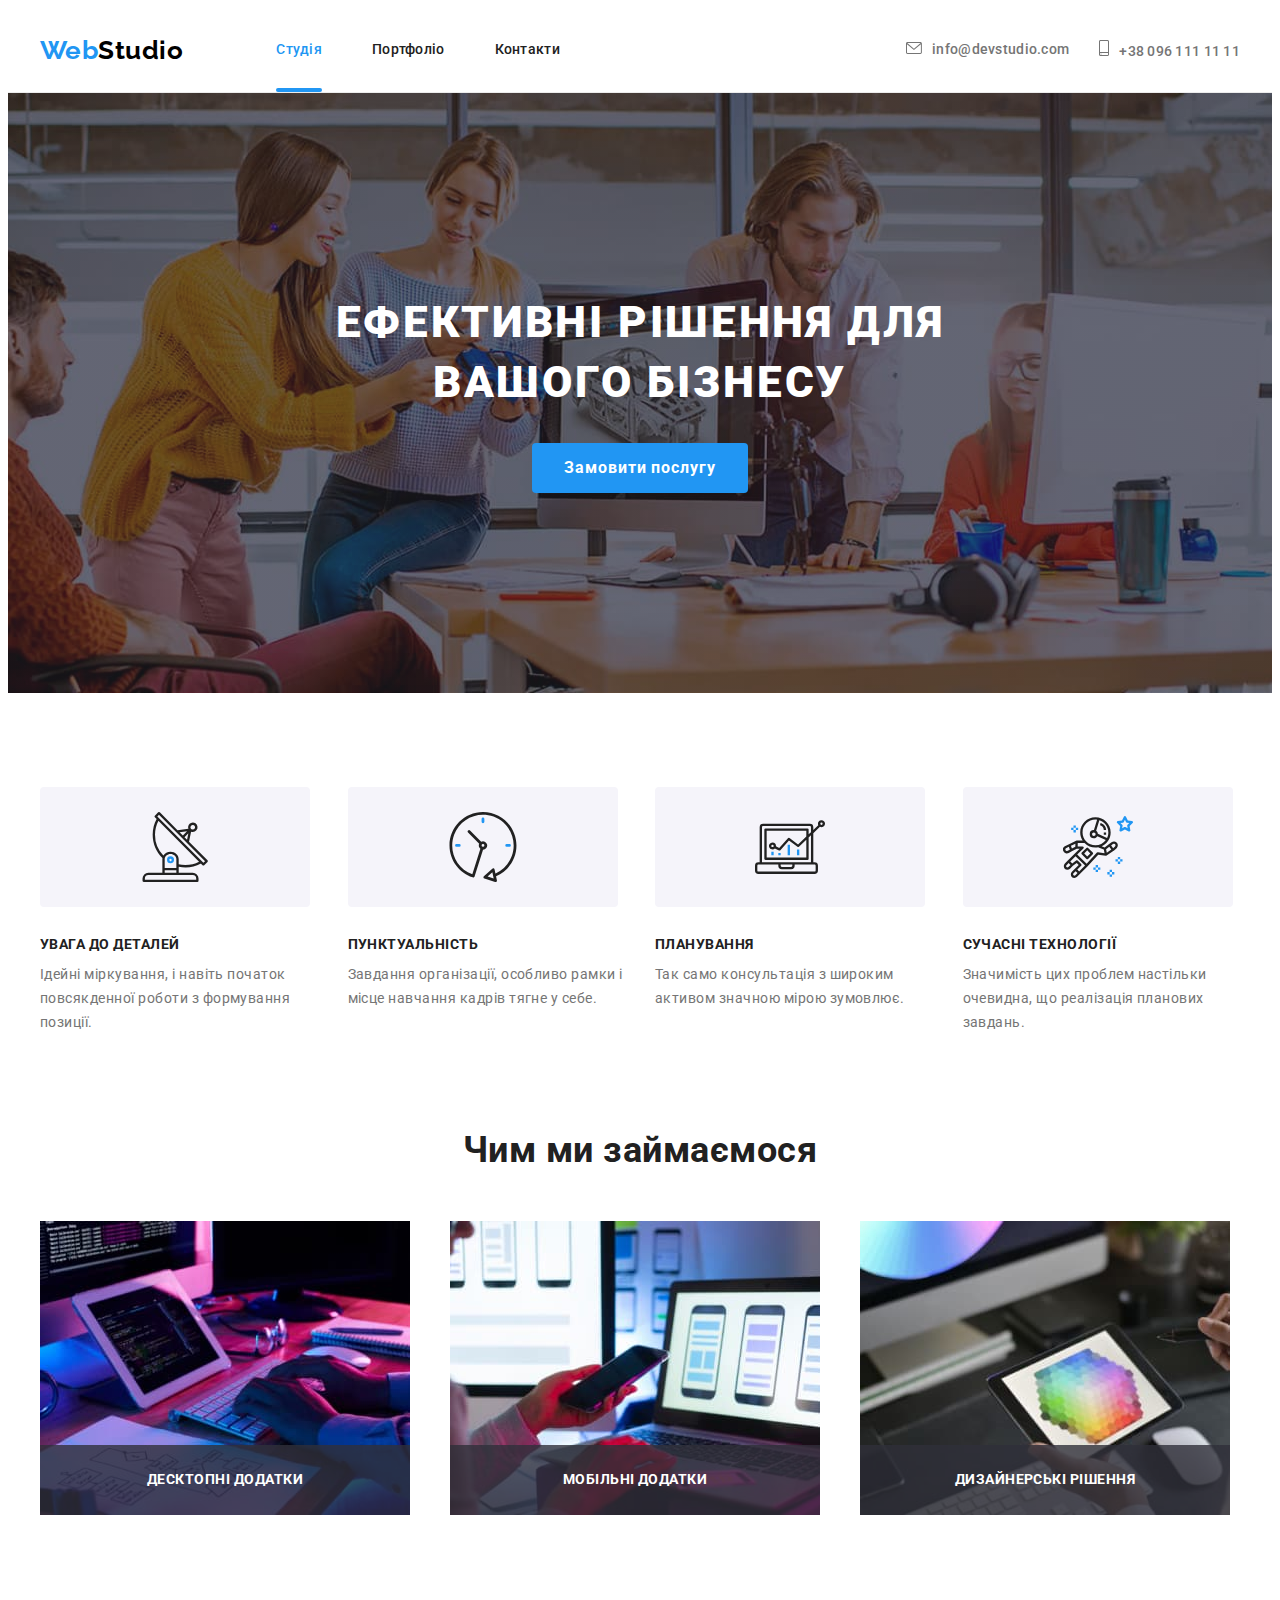
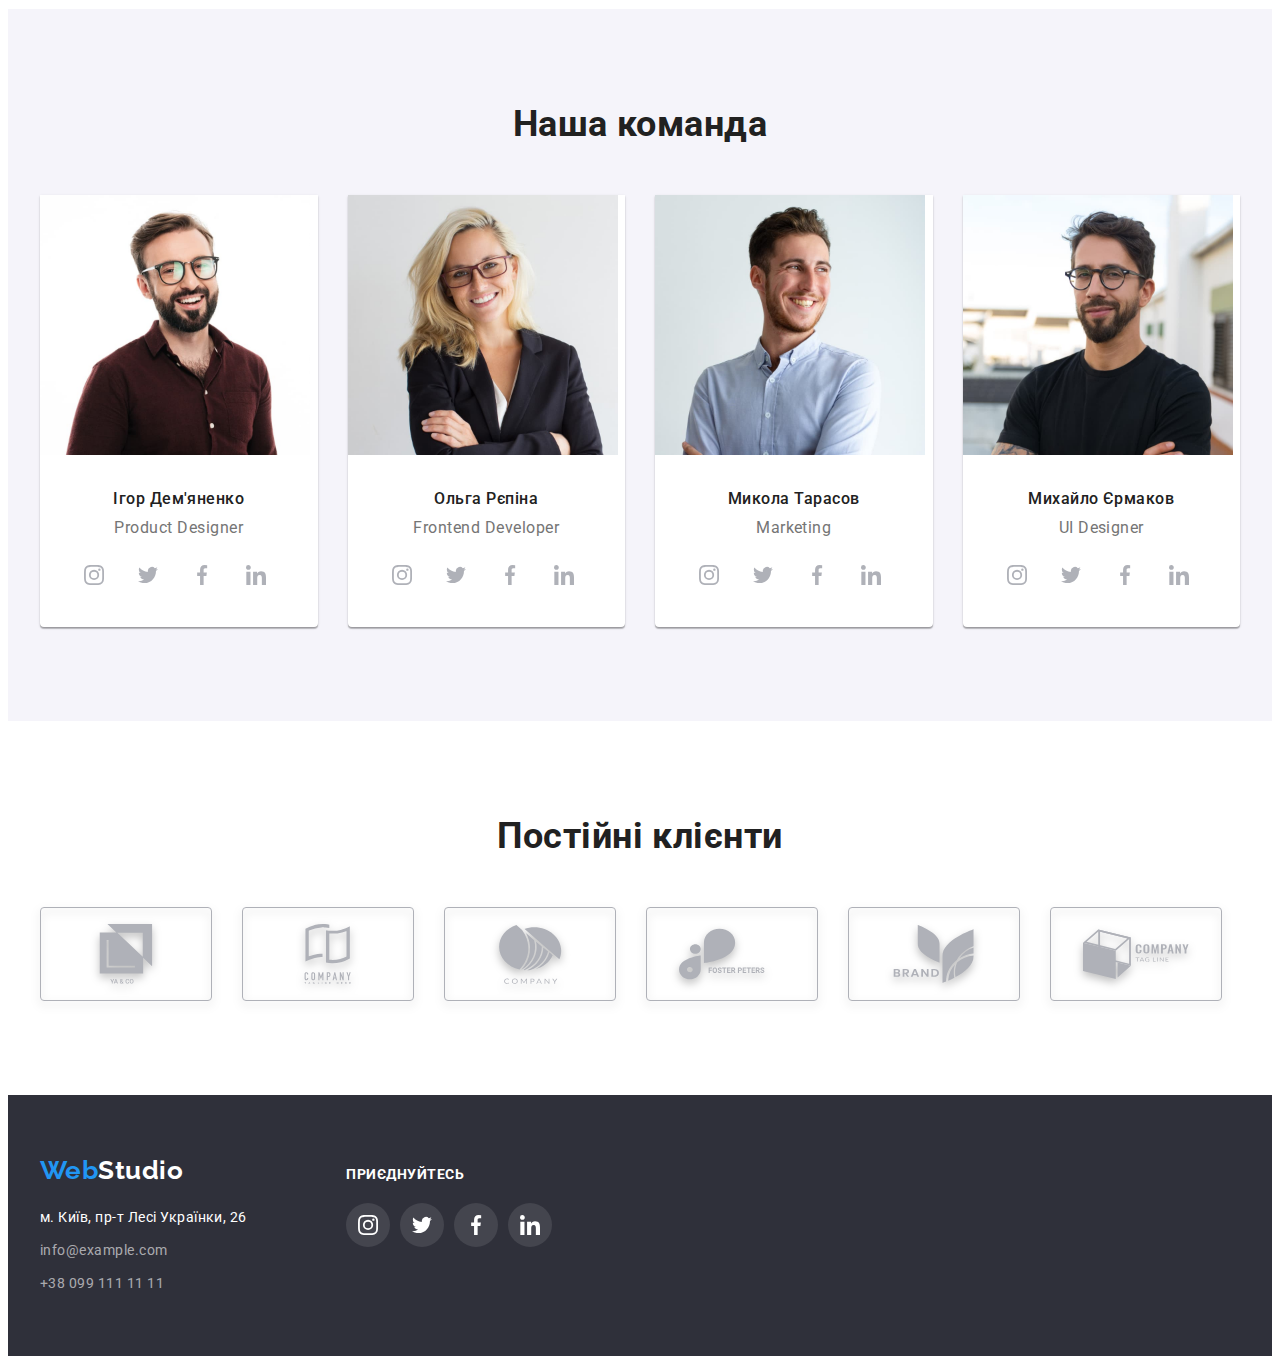
<file: index.html>
<!DOCTYPE html>
<html lang="uk">
  <head>
    <meta charset="UTF-8" />
    <meta http-equiv="X-UA-Compatible" content="IE=edge" />
    <meta name="viewport" content="width=device-width, initial-scale=1.0" />
    <title>Студія</title>
    <link
      href="https://fonts.googleapis.com/css2?family=Raleway:wght@700&family=Roboto:wght@400;500;700;900&display=swap"
      rel="stylesheet"
    />
    <link
      rel="stylesheet"
      href="https://cdnjs.cloudflare.com/ajax/libs/modern-normalize/1.1.0/modern-normalize.min.css"
      integrity="sha512-wpPYUAdjBVSE4KJnH1VR1HeZfpl1ub8YT/NKx4PuQ5NmX2tKuGu6U/JRp5y+Y8XG2tV+wKQpNHVUX03MfMFn9Q=="
      crossorigin="anonymous"
      referrerpolicy="no-referrer"
    />
    <link rel="stylesheet" href="./css/styles.css" />
  </head>
  <body>
    <!-- Шапка страницы -->
    <header class="header">
      <div class="container header-page">
        <!-- Логотип -->
        <a class="logo" href="#" lang="en"
          >Web<span class="logo-header" lang="en">Studio</span></a
        >

        <!-- Навигация страницы -->
        <nav class="nav">
          <ul class="list">
            <li class="item-nav">
              <a href="./index.html" class="link-nav current"> Студія </a>
            </li>
            <li class="item-nav">
              <a href="./portfolio.html" class="link-nav"> Портфоліо </a>
            </li>
            <li class="item-nav"><a href="" class="link-nav"> Контакти </a></li>
          </ul>
        </nav>

        <!-- Контакты -->
        <ul class="list link">
          <li class="item-contacts">
            <a href="mailto:info@devstudio.com" class="contacts" lang="en">
              <svg class="icon-contacts" width="16" height="12">
                <use href="./images/icons.svg#icon-letter"></use></svg>info@devstudio.com</a
            >
          </li>
          <li class="item-contacts">
            <a href="tel:+380961111111" class="contacts">
              <svg class="icon-contacts" width="10" height="16">
                <use href="./images/icons.svg#icon-smartphone"></use></svg>+38 096 111 11 11</a
            >
          </li>
        </ul>
      </div>
    </header>

    <!-- Основа страницы -->
    <main>
      <!-- Секция герой -->
      <section class="section hero">
        <h1 class="hero-title">Ефективні рішення для вашого бізнесу</h1>
        <button type="button" class="hero-button" data-modal-open>
          Замовити послугу
        </button>
        <div class="backdrop is-hidden" data-modal>
          <div class="modal">
            <button class="btn-close" data-modal-close>
              <svg width="18" height="18">
                <use href="./images/icons.svg#icon-close"></use>
              </svg>
            </button>
          </div>
        </div>
      </section>

      <!-- Наши преимущества -->
      <section class="section features-work">
        <div class="container">
          <h2 class="visually-hidden">Наші переваги</h2>
          <ul class="list features">
            <li class="features-part">
              <div class="features-box">
                <svg class="features-icon">
                  <use href="./images/icons.svg#icon-antenna"></use>
                </svg>
              </div>
              <h3 class="work-title">Увага до деталей</h3>
              <p class="text">
                Ідейні міркування, і навіть початок повсякденної роботи з
                формування позиції.
              </p>
            </li>
            <li class="features-part">
              <div class="features-box">
                <svg class="features-icon">
                  <use href="./images/icons.svg#icon-clock"></use>
                </svg>
              </div>
              <h3 class="work-title">Пунктуальність</h3>
              <p class="text">
                Завдання організації, особливо рамки і місце навчання кадрів
                тягне у себе.
              </p>
            </li>
            <li class="features-part">
              <div class="features-box">
                <svg class="features-icon">
                  <use href="./images/icons.svg#icon-diagram"></use>
                </svg>
              </div>
              <h3 class="work-title">Планування</h3>
              <p class="text">
                Так само консультація з широким активом значною мірою зумовлює.
              </p>
            </li>
            <li class="features-part">
              <div class="features-box">
                <svg class="features-icon">
                  <use href="./images/icons.svg#icon-astronaut"></use>
                </svg>
              </div>
              <h3 class="work-title">Сучасні технології</h3>
              <p class="text">
                Значимість цих проблем настільки очевидна, що реалізація
                планових завдань.
              </p>
            </li>
          </ul>
        </div>
      </section>

      <!-- Чем мы занимаемся -->
      <section class="section work">
        <div class="container">
          <h2 class="title">Чим ми займаємося</h2>
          <ul class="list work">
            <li class="item-work">
              <img
                src="./images/work.jpg"
                alt="Розмітка сторінки на ноутбуці"
                width="370"
                class="image"
              />
              <h3 class="work-caption">Десктопні додатки</h3>
            </li>
            <li class="item-work">
              <img
                src="./images/tel.jpg"
                alt="Перегляд макетів сторінок для телефону"
                width="370"
                class="image"
              />
              <h3 class="work-caption">Мобільні додатки</h3>
            </li>
            <li class="item-work">
              <img
                src="./images/tablet.jpg"
                alt="Оформлення сторінки для планшета"
                width="370"
                class="image"
              />
              <h3 class="work-caption">Дизайнерські рішення</h3>
            </li>
          </ul>
        </div>
      </section>

      <!-- Наша команда -->
      <section class="section team">
        <div class="container">
          <h2 class="title">Наша команда</h2>
          <ul class="list team">
            <li class="persons">
              <img
                src="./images/ihor.jpg"
                alt="Русловолосий усміхнений чоловік."
                width="270"
                class="team-img"
              />
              <div class="persons-text">
                <h3 class="team-title">Ігор Дем'яненко</h3>
                <p lang="en" class="team-text">Product Designer</p>
              </div>
              <ul class="social list">
                <li class="social-item">
                  <a
                    href=""
                    aria-label="Перехід до Інстаграму"
                    class="persons-link"
                  >
                    <svg class="social-links">
                      <use href="./images/icons.svg#icon-instagram"></use>
                    </svg>
                  </a>
                </li>
                <li class="social-item">
                  <a
                    href=""
                    aria-label="Перехід до Твіттеру"
                    class="persons-link"
                  >
                    <svg class="social-links">
                      <use href="./images/icons.svg#icon-twitter"></use>
                    </svg>
                  </a>
                </li>
                <li class="social-item">
                  <a
                    href=""
                    aria-label="Перехід до Фейсбуку"
                    class="persons-link"
                  >
                    <svg class="social-links">
                      <use href="./images/icons.svg#icon-facebook"></use>
                    </svg>
                  </a>
                </li>
                <li class="social-item">
                  <a
                    href=""
                    aria-label="Перехід до Лінкедіну"
                    class="persons-link"
                  >
                    <svg class="social-links">
                      <use href="./images/icons.svg#icon-linkedin"></use>
                    </svg>
                  </a>
                </li>
              </ul>
            </li>
            <li class="persons">
              <img
                src="./images/olga.jpg"
                alt="Блондинка в окулярах."
                width="270"
                class="team-img"
              />
              <div class="persons-text">
                <h3 class="team-title">Ольга Рєпіна</h3>
                <p lang="en" class="team-text">Frontend Developer</p>
              </div>
              <ul class="social list">
                <li class="social-item">
                  <a
                    href=""
                    aria-label="Перехід до Інстаграму"
                    class="persons-link"
                  >
                    <svg class="social-links">
                      <use href="./images/icons.svg#icon-instagram"></use>
                    </svg>
                  </a>
                </li>
                <li class="social-item">
                  <a
                    href=""
                    aria-label="Перехід до Твіттеру"
                    class="persons-link"
                  >
                    <svg class="social-links">
                      <use href="./images/icons.svg#icon-twitter"></use>
                    </svg>
                  </a>
                </li>
                <li class="social-item">
                  <a
                    href=""
                    aria-label="Перехід до Фейсбуку"
                    class="persons-link"
                  >
                    <svg class="social-links">
                      <use href="./images/icons.svg#icon-facebook"></use>
                    </svg>
                  </a>
                </li>
                <li class="social-item">
                  <a
                    href=""
                    aria-label="Перехід до Лінкедіну"
                    class="persons-link"
                  >
                    <svg class="social-links">
                      <use href="./images/icons.svg#icon-linkedin"></use>
                    </svg>
                  </a>
                </li>
              </ul>
            </li>
            <li class="persons">
              <img
                src="./images/nikola.jpg"
                alt="Чоловік у голубій сорочці."
                width="270"
                class="team-img"
              />
              <div class="persons-text">
                <h3 class="team-title">Микола Тарасов</h3>
                <p lang="en" class="team-text">Marketing</p>
              </div>
              <ul class="social list">
                <li class="social-item">
                  <a
                    href=""
                    aria-label="Перехід до Інстаграму"
                    class="persons-link"
                  >
                    <svg class="social-links">
                      <use href="./images/icons.svg#icon-instagram"></use>
                    </svg>
                  </a>
                </li>
                <li class="social-item">
                  <a
                    href=""
                    aria-label="Перехід до Твіттеру"
                    class="persons-link"
                  >
                    <svg class="social-links">
                      <use href="./images/icons.svg#icon-twitter"></use>
                    </svg>
                  </a>
                </li>
                <li class="social-item">
                  <a
                    href=""
                    aria-label="Перехід до Фейсбуку"
                    class="persons-link"
                  >
                    <svg class="social-links">
                      <use href="./images/icons.svg#icon-facebook"></use>
                    </svg>
                  </a>
                </li>
                <li class="social-item">
                  <a
                    href=""
                    aria-label="Перехід до Лінкедіну"
                    class="persons-link"
                  >
                    <svg class="social-links">
                      <use href="./images/icons.svg#icon-linkedin"></use>
                    </svg>
                  </a>
                </li>
              </ul>
            </li>
            <li class="persons">
              <img
                src="./images/michael.jpg"
                alt="Темноволосий чоловік у чорній футболці."
                width="270"
                class="team-img"
              />
              <div class="persons-text">
                <h3 class="team-title">Михайло Єрмаков</h3>
                <p lang="en" class="team-text">UI Designer</p>
              </div>
              <ul class="social list">
                <li class="social-item">
                  <a
                    href=""
                    aria-label="Перехід до Інстаграму"
                    class="persons-link"
                  >
                    <svg class="social-links">
                      <use href="./images/icons.svg#icon-instagram"></use>
                    </svg>
                  </a>
                </li>
                <li class="social-item">
                  <a
                    href=""
                    aria-label="Перехід до Твіттеру"
                    class="persons-link"
                  >
                    <svg class="social-links">
                      <use href="./images/icons.svg#icon-twitter"></use>
                    </svg>
                  </a>
                </li>
                <li class="social-item">
                  <a
                    href=""
                    aria-label="Перехід до Фейсбуку"
                    class="persons-link"
                  >
                    <svg class="social-links">
                      <use href="./images/icons.svg#icon-facebook"></use>
                    </svg>
                  </a>
                </li>
                <li class="social-item">
                  <a
                    href=""
                    aria-label="Перехід до Лінкедіну"
                    class="persons-link"
                  >
                    <svg class="social-links">
                      <use href="./images/icons.svg#icon-linkedin"></use>
                    </svg>
                  </a>
                </li>
              </ul>
            </li>
          </ul>
        </div>
      </section>

      <!-- Постійні клієнти -->
      <section class="section">
        <div class="container">
          <h2 class="title">Постійні клієнти</h2>
          <ul class="list customers">
            <li class="client-item">
              <a href="" aria-label="" class="client">
                <svg class="client-logo">
                  <use href="./images/icons.svg#icon-logo1"></use>
                </svg>
              </a>
            </li>
            <li class="client-item">
              <a href="" aria-label="" class="client">
                <svg class="client-logo">
                  <use href="./images/icons.svg#icon-logo2"></use>
                </svg>
              </a>
            </li>
            <li class="client-item">
              <a href="" aria-label="" class="client">
                <svg class="client-logo">
                  <use href="./images/icons.svg#icon-logo3"></use>
                </svg>
              </a>
            </li>
            <li class="client-item">
              <a href="" aria-label="" class="client">
                <svg class="client-logo">
                  <use href="./images/icons.svg#icon-logo4"></use>
                </svg>
              </a>
            </li>
            <li class="client-item">
              <a href="" aria-label="" class="client">
                <svg class="client-logo">
                  <use href="./images/icons.svg#icon-logo5"></use>
                </svg>
              </a>
            </li>
            <li class="client-item">
              <a href="" aria-label="" class="client">
                <svg class="client-logo">
                  <use href="./images/icons.svg#icon-logo6"></use>
                </svg>
              </a>
            </li>
          </ul>
        </div>
      </section>
    </main>

    <!-- Подвал -->
    <footer class="footer">
      <div class="container footer-box">
        <div class="adress-box">
          <!-- Логотип -->
          <a class="logo" href="#" lang="en"
            >Web<span class="logo-footer" lang="en">Studio</span></a
          >

          <!-- Адресса -->
          <address class="address">
            <ul class="list">
              <li class="item">
                <a
                  href="https://www.google.com.ua/maps/place/бул.+Леси+Украинки,+26,+Киев,+02000/@50.4265807,30.5361971,17z/data=!3m1!4b1!4m5!3m4!1s0x40d4cf0e033ecbe9:0x57a4dffefec77da0!8m2!3d50.4265807!4d30.5383858?hl=ru"
                  target="_blank"
                  rel="noopener noreferrer"
                  class="footer-address"
                  >м. Київ, пр-т Лесі Українки, 26</a
                >
              </li>
              <li class="item">
                <a
                  href="mailto:info@example.com"
                  class="footer-contacts"
                  lang="en"
                  >info@example.com</a
                >
              </li>
              <li class="item">
                <a href="tel:+380991111111" class="footer-contacts"
                  >+38 099 111 11 11</a
                >
              </li>
            </ul>
          </address>
        </div>
        <div class="join-box">
          <h2 class="join-title">приєднуйтесь</h2>
          <ul class="join list">
            <li class="social-item">
              <a
                href=""
                aria-label="Перехід до Інстаграму"
                class="persons-link join-link"
              >
                <svg class="social-links">
                  <use href="./images/icons.svg#icon-instagram"></use>
                </svg>
              </a>
            </li>
            <li class="social-item">
              <a
                href=""
                aria-label="Перехід до Твіттеру"
                class="persons-link join-link"
              >
                <svg class="social-links">
                  <use href="./images/icons.svg#icon-twitter"></use>
                </svg>
              </a>
            </li>
            <li class="social-item">
              <a
                href=""
                aria-label="Перехід до Фейсбуку"
                class="persons-link join-link"
              >
                <svg class="social-links">
                  <use href="./images/icons.svg#icon-facebook"></use>
                </svg>
              </a>
            </li>
            <li class="social-item">
              <a
                href=""
                aria-label="Перехід до Лінкедіну"
                class="persons-link join-link"
              >
                <svg class="social-links">
                  <use href="./images/icons.svg#icon-linkedin"></use>
                </svg>
              </a>
            </li>
          </ul>
        </div>
      </div>
    </footer>
    <script src="./js/modal.js"></script>
  </body>
</html>
</file>
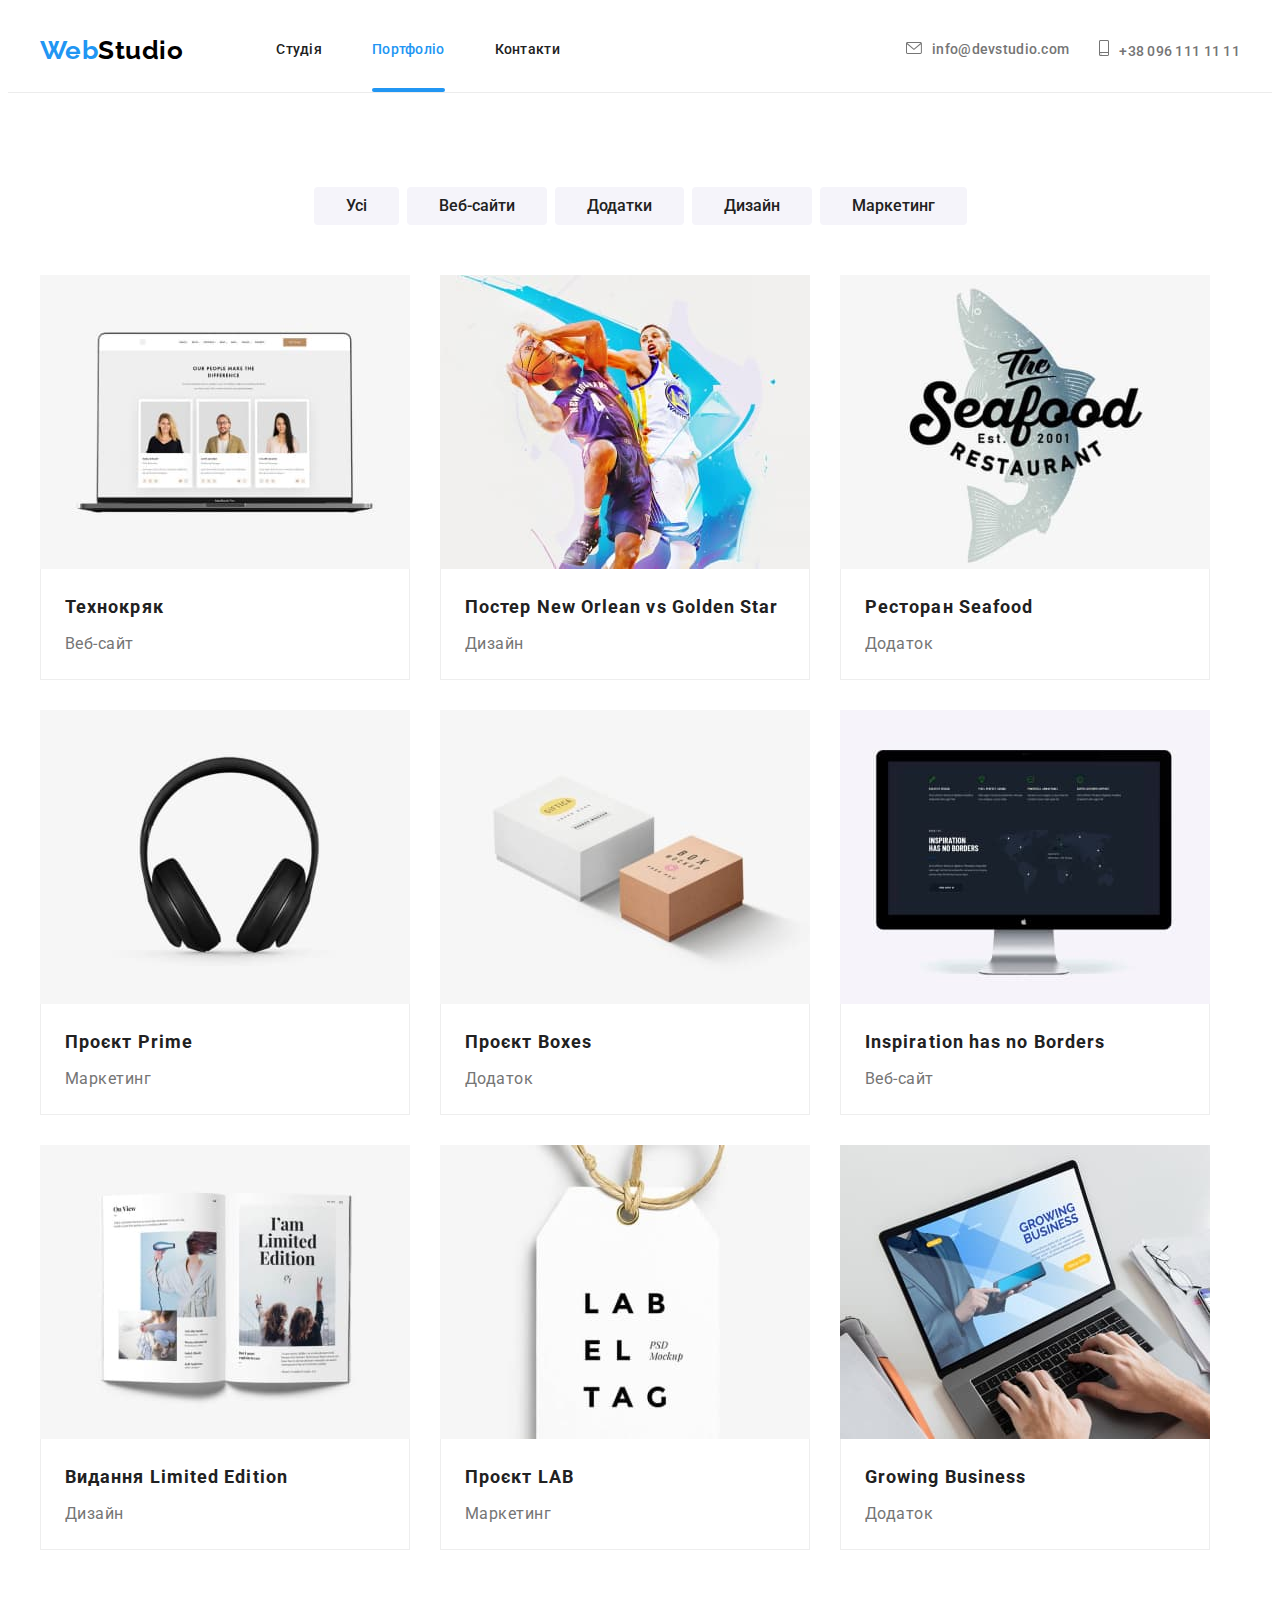
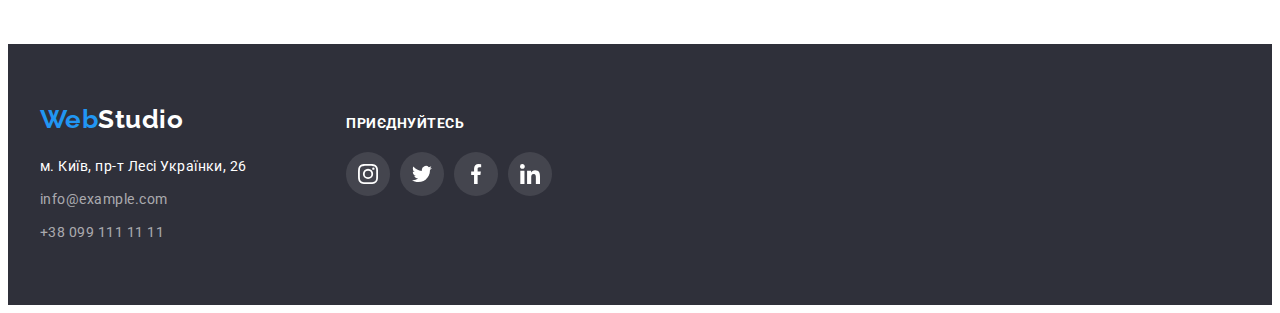
<file: portfolio.html>
<!DOCTYPE html>
<html lang="uk">
  <head>
    <meta charset="UTF-8" />
    <meta http-equiv="X-UA-Compatible" content="IE=edge" />
    <meta name="viewport" content="width=device-width, initial-scale=1.0" />
    <title>Портфоліо</title>
    <link
      href="https://fonts.googleapis.com/css2?family=Raleway:wght@700&family=Roboto:wght@400;500;700;900&display=swap"
      rel="stylesheet"
    />
    <link
      rel="stylesheet"
      href="https://cdnjs.cloudflare.com/ajax/libs/modern-normalize/1.1.0/modern-normalize.min.css"
      integrity="sha512-wpPYUAdjBVSE4KJnH1VR1HeZfpl1ub8YT/NKx4PuQ5NmX2tKuGu6U/JRp5y+Y8XG2tV+wKQpNHVUX03MfMFn9Q=="
      crossorigin="anonymous"
      referrerpolicy="no-referrer"
    />
    <link rel="stylesheet" href="./css/styles.css" />
  </head>
  <body>
    <!-- Шапка страницы -->
    <header class="header">
      <div class="container header-page">
        <!-- Логотип -->
        <a class="logo" href="#" lang="en"
          >Web<span class="logo-header" lang="en">Studio</span></a
        >

        <!-- Навигация страницы -->
        <nav class="nav">
          <ul class="list">
            <li class="item-nav">
              <a href="./index.html" class="link-nav">Студія</a>
            </li>
            <li class="item-nav">
              <a href="./portfolio.html" class="link-nav current">Портфоліо</a>
            </li>
            <li class="item-nav"><a href="" class="link-nav">Контакти</a></li>
          </ul>
        </nav>

        <!-- Контакты -->
        <ul class="list link">
          <li class="item-contacts">
            <a href="mailto:info@devstudio.com" class="contacts" lang="en">
              <svg class="icon-contacts" width="16" height="12">
                <use href="./images/icons.svg#icon-letter"></use></svg>info@devstudio.com</a
            >
          </li>
          <li class="item-contacts">
            <a href="tel:+380961111111" class="contacts">
              <svg class="icon-contacts" width="10" height="16">
                <use href="./images/icons.svg#icon-smartphone"></use></svg>+38 096 111 11 11</a
            >
          </li>
        </ul>
      </div>
    </header>

    <!-- Основа страницы -->
    <main>
      <section class="section portfolio">
        <div class="container">
          <h1 class="visually-hidden">Портфоліо</h1>
          <!-- Фильтр страницы -->
          <ul class="list filter-page">
            <li class="item-button">
              <button type="button" class="link-button">Усі</button>
            </li>
            <li class="item-button">
              <button type="button" class="link-button">Веб-сайти</button>
            </li>
            <li class="item-button">
              <button type="button" class="link-button">Додатки</button>
            </li>
            <li class="item-button">
              <button type="button" class="link-button">Дизайн</button>
            </li>
            <li class="item-button">
              <button type="button" class="link-button">Маркетинг</button>
            </li>
          </ul>
          <!-- Проекты -->
          <ul class="list project">
            <li class="project-list">
              <div class="project-description">
                <a href="" class="link project-link">
                  <div class="project-thumb">
                    <img
                    src="./images/web.jpg"
                    alt="Веб-сайт на мониторе"
                    width="370"
                    class="image"
                  />
                  <p class="project-part">
                    Ресурс пропонує комплексні пропозиції з різним рівнем
                    функціоналу та сервісів. Все це дозволить відвідувачу
                    отримати вичерпні відомості про компанію чи приватну особу.
                  </p>
                  </div>
                  <div class="project-descr">
                    <h2 class="project-title">Технокряк</h2>
                    <p class="project-text">Веб-сайт</p>
                  </div>
                </a>
              </div>
            </li>
            <li class="project-list">
              <div class="project-description">
                <a href="" class="link project-link">
                  <div class="project-thumb">
                    <img
                    src="./images/design.jpg"
                    alt="Два баскетболиста с мячом"
                    width="370"
                    class="image"
                  />
                  <p class="project-part">
                    Ресурс пропонує комплексні пропозиції з різним рівнем
                    функціоналу та сервісів. Все це дозволить відвідувачу
                    отримати вичерпні відомості про компанію чи приватну особу.
                  </p>
                  </div>
                  <div class="project-descr">
                    <h2 class="project-title">
                      Постер <span lang="en">New Orlean vs Golden Star</span>
                    </h2>
                    <p class="project-text">Дизайн</p>
                  </div>
                </a>
              </div>
            </li>
            <li class="project-list">
              <div class="project-description">
                <a href="" class="link project-link">
                  <div class="project-thumb">
                    <img
                    src="./images/seafood.jpg"
                    alt="Логотип ресторана"
                    width="370"
                    class="image"
                  />
                  <p class="project-part">
                    Ресурс пропонує комплексні пропозиції з різним рівнем
                    функціоналу та сервісів. Все це дозволить відвідувачу
                    отримати вичерпні відомості про компанію чи приватну особу.
                  </p>
                  </div>
                  <div class="project-descr">
                    <h2 class="project-title">
                      Ресторан <span lang="en">Seafood</span>
                    </h2>
                    <p class="project-text">Додаток</p>
                  </div>
                </a>
              </div>
            </li>
            <li class="project-list">
              <div class="project-description">
                <a href="" class="link project-link">
                  <div class="project-thumb">
                    <img
                    src="./images/headphones.jpg"
                    alt="Наушники"
                    width="370"
                    class="image"
                  />
                  <p class="project-part">
                    Ресурс пропонує комплексні пропозиції з різним рівнем
                    функціоналу та сервісів. Все це дозволить відвідувачу
                    отримати вичерпні відомості про компанію чи приватну особу.
                  </p>
                  </div>
                  <div class="project-descr">
                    <h2 class="project-title">
                      Проєкт <span lang="en">Prime</span>
                    </h2>
                    <p class="project-text">Маркетинг</p>
                  </div>
                </a>
              </div>
            </li>
            <li class="project-list">
              <div class="project-description">
                <a href="" class="link project-link">
                  <div class="project-thumb">
                    <img
                    src="./images/boxes.jpg"
                    alt="Два картонных короба"
                    width="370"
                    class="image"
                  />
                  <p class="project-part">
                    Ресурс пропонує комплексні пропозиції з різним рівнем
                    функціоналу та сервісів. Все це дозволить відвідувачу
                    отримати вичерпні відомості про компанію чи приватну особу.
                  </p>
                  </div>
                  <div class="project-descr">
                    <h2 class="project-title">
                      Проєкт <span lang="en">Boxes</span>
                    </h2>
                    <p class="project-text">Додаток</p>
                  </div>
                </a>
              </div>
            </li>
            <li class="project-list">
              <div class="project-description">
                <a href="" class="link project-link">
                  <div class="project-thumb">
                    <img
                    src="./images/site.jpg"
                    alt="Веб-сайт на мониторе"
                    width="370"
                    class="image"
                  />
                  <p class="project-part">
                    Ресурс пропонує комплексні пропозиції з різним рівнем
                    функціоналу та сервісів. Все це дозволить відвідувачу
                    отримати вичерпні відомості про компанію чи приватну особу.
                  </p>
                  </div>
                  <div class="project-descr">
                    <h2 class="project-title" lang="en">
                      Inspiration has no Borders
                    </h2>
                    <p class="project-text">Веб-сайт</p>
                  </div>
                </a>
              </div>
            </li>
            <li class="project-list">
              <div class="project-description">
                <a href="" class="link project-link">
                  <div class="project-thumb">
                    <img
                    src="./images/magazine.jpg"
                    alt="Открытый журнал со статьей"
                    width="370"
                    class="image"
                  />
                  <p class="project-part">
                    Ресурс пропонує комплексні пропозиції з різним рівнем
                    функціоналу та сервісів. Все це дозволить відвідувачу
                    отримати вичерпні відомості про компанію чи приватну особу.
                  </p>
                  </div>
                  <div class="project-descr">
                    <h2 class="project-title">
                      Видання <span lang="en">Limited Edition</span>
                    </h2>
                    <p class="project-text">Дизайн</p>
                  </div>
                </a>
              </div>
            </li>
            <li class="project-list">
              <div class="project-description">
                <a href="" class="link project-link">
                  <div class="project-thumb">
                    <img
                    src="./images/project.jpg"
                    alt="Картонная бирка"
                    width="370"
                    class="image"
                  />
                  <p class="project-part">
                    Ресурс пропонує комплексні пропозиції з різним рівнем
                    функціоналу та сервісів. Все це дозволить відвідувачу
                    отримати вичерпні відомості про компанію чи приватну особу.
                  </p>
                  </div>
                  <div class="project-descr">
                    <h2 class="project-title">
                      Проєкт <span lang="en">LAB</span>
                    </h2>
                    <p class="project-text">Маркетинг</p>
                  </div>
                </a>
              </div>
            </li>
            <li class="project-list">
              <div class="project-description">
                <a href="" class="link project-link">
                  <div class="project-thumb">
                    <img
                    src="./images/app.jpg"
                    alt="На ноутбуке открыт сайт"
                    width="370"
                    class="image"
                  />
                  <p class="project-part">
                    Ресурс пропонує комплексні пропозиції з різним рівнем
                    функціоналу та сервісів. Все це дозволить відвідувачу
                    отримати вичерпні відомості про компанію чи приватну особу.
                  </p>
                  </div>
                  <div class="project-descr">
                    <h2 class="project-title" lang="en">Growing Business</h2>
                    <p class="project-text">Додаток</p>
                  </div>
                </a>
              </div>
            </li>
          </ul>
        </div>
      </section>
    </main>

    <!-- Подвал -->
    <footer class="footer">
      <div class="container footer-box">
        <div class="adress-box">
          <!-- Логотип -->
          <a class="logo" href="#" lang="en"
            >Web<span class="logo-footer" lang="en">Studio</span></a
          >

          <!-- Адресса -->
          <address class="address">
            <ul class="list">
              <li class="item">
                <a
                  href="https://www.google.com.ua/maps/place/бул.+Леси+Украинки,+26,+Киев,+02000/@50.4265807,30.5361971,17z/data=!3m1!4b1!4m5!3m4!1s0x40d4cf0e033ecbe9:0x57a4dffefec77da0!8m2!3d50.4265807!4d30.5383858?hl=ru"
                  target="_blank"
                  rel="noopener noreferrer"
                  class="footer-address"
                  >м. Київ, пр-т Лесі Українки, 26</a
                >
              </li>
              <li class="item">
                <a
                  href="mailto:info@example.com"
                  class="footer-contacts"
                  lang="en"
                  >info@example.com</a
                >
              </li>
              <li class="item">
                <a href="tel:+380991111111" class="footer-contacts"
                  >+38 099 111 11 11</a
                >
              </li>
            </ul>
          </address>
        </div>
        <div class="join-box">
          <h2 class="join-title">приєднуйтесь</h2>
          <ul class="join list">
            <li class="social-item">
              <a
                href=""
                aria-label="Перехід до Інстаграму"
                class="persons-link join-link"
              >
                <svg class="social-links">
                  <use href="./images/icons.svg#icon-instagram"></use>
                </svg>
              </a>
            </li>
            <li class="social-item">
              <a
                href=""
                aria-label="Перехід до Твіттеру"
                class="persons-link join-link"
              >
                <svg class="social-links">
                  <use href="./images/icons.svg#icon-twitter"></use>
                </svg>
              </a>
            </li>
            <li class="social-item">
              <a
                href=""
                aria-label="Перехід до Фейсбуку"
                class="persons-link join-link"
              >
                <svg class="social-links">
                  <use href="./images/icons.svg#icon-facebook"></use>
                </svg>
              </a>
            </li>
            <li class="social-item">
              <a
                href=""
                aria-label="Перехід до Лінкедіну"
                class="persons-link join-link"
              >
                <svg class="social-links">
                  <use href="./images/icons.svg#icon-linkedin"></use>
                </svg>
              </a>
            </li>
          </ul>
        </div>
      </div>
    </footer>
  </body>
</html>
</file>
<file: css/styles.css>
/* font-family: 'Raleway', sans-serif;
font-family: 'Roboto', sans-serif; */
/* 
#2196F3
#000000
#212121
#757575
#FFFFFF
link footer: rgba(255, 255, 255, 0.6); #FFFFFF99;
box-shadow: 0px 4px 4px rgba(0, 0, 0, 0.15);
background: #F5F4FA;
background: #2F303A;
background: #E5E5E5;
background-portfolio: #F5F5F5;
borders: #EEEEEE;
fiil-icons: #afb1b8;

250ms
cubic-bezier(0.4, 0, 0.2, 1);
*/

:root {
  --primary-text-color: #757575;
  --title-text-color: #212121;
  --accent-color: #2196f3;
  --white-color: #ffffff;
  --primary-background-color: #f5f5f5;
  --second-background-color: #e5e5e5;
  --bcg-color: #f5f4fa;
  --footer-bgc-color: #2f303a;
  --fill-icons: #afb1b8;
}
body {
  color: var(--primary-text-color);
  font-family: 'Roboto', sans-serif;
  font-style: normal;
  line-height: 1.14;
  letter-spacing: 0.03em;
}

.container {
  margin-left: auto;
  margin-right: auto;
  width: 1200px;
  padding-left: 15px;
  padding-right: 15px;
  /* outline: 2px solid red; */
}

/* Шапка страницы */

.header {
  border-bottom: 1px solid #ececec;

  /* background-color: var(--white-color); */
}
.header-page {
  display: flex;
  align-items: center;
}

/* Логотип */
.logo {
  margin-right: 93px;

  color: var(--accent-color);
  font-family: 'Raleway';
  font-weight: 700;
  font-size: 26px;
  line-height: 1.19;
  text-decoration: none;
}
.logo-header {
  color: #000000;
}

/* Навигация страницы */
.nav .list {
  display: flex;
}
.list {
  list-style: none;

  padding-left: 0;
  margin-top: 0;
  margin-bottom: 0;
}
.list.link {
  margin-left: auto;
}
/* .item-nav:not(:last-child) {
    margin-right: 50px;
} */
.list > .item-nav + .item-nav {
  margin-left: 50px;
}
.link-nav {
  display: block;
  padding-top: 32px;
  padding-bottom: 32px;

  color: var(--title-text-color);
}
.link-nav,
.contacts {
  transition: color 250ms cubic-bezier(0.4, 0, 0.2, 1);

  font-weight: 500;
  font-size: 14px;
  letter-spacing: 0.02em;
  text-decoration: none;
}
.link-nav.current {
  position: relative;
  color: var(--accent-color);
}
.link-nav.current::after {
  content: '';
  position: absolute;
  bottom: 0;
  left: 0;
  transform: translateY(50%);

  display: block;
  width: 100%;
  height: 4px;
  background-color: var(--accent-color);
  border-radius: 2px;
}
.link-nav:hover,
.link-nav:focus {
  color: var(--accent-color);
}

/* Контакты */
.list.link {
  display: flex;
}
.link .item-contacts + .item-contacts {
  margin-left: 30px;
}
.item-contacts {
  padding-top: 32px;
  padding-bottom: 32px;
}
.contacts {
  color: var(--primary-text-color);
  transition: color 250ms cubic-bezier(0.4, 0, 0.2, 1);
}
.contacts:hover,
.contacts:focus {
  color: var(--accent-color);
}
.icon-contacts {
  margin-right: 10px;
  fill: currentColor;
}
.icon-contacts:hover,
.icon-contacts:focus {
  fill: currentColor;
}

/* Основа страницы */
.section {
  padding-top: 94px;
  padding-bottom: 94px;
}

/* Герой */
.section.hero {
  padding-top: 200px;
  padding-bottom: 200px;
  /* margin: 0 auto; */
  background-color: var(--footer-bgc-color);
  background-image: linear-gradient(
      rgba(47, 48, 58, 0.4),
      rgba(47, 48, 58, 0.4)
    ),
    url(../images/img.jpg);
  background-repeat: no-repeat;
  background-position: center;
  background-size: 1600px 600px;
}
.hero-title {
  width: 696px;
  margin-top: 0;
  margin-right: auto;
  margin-bottom: 30px;
  margin-left: auto;

  color: var(--white-color);
  font-weight: 900;
  font-size: 44px;
  line-height: 1.36;
  text-align: center;
  letter-spacing: 0.06em;
  text-transform: uppercase;
}
.hero-button {
  display: flex;
  min-width: 216px;
  padding: 10px 32px;
  border: 0;
  border-radius: 4px;
  margin: auto;
  align-items: center;
  text-align: center;

  color: var(--white-color);
  background-color: var(--accent-color);

  font-family: inherit;
  font-weight: 700;
  font-size: 16px;
  line-height: 1.88;
  letter-spacing: 0.06em;
  cursor: pointer;
}
.backdrop {
  position: fixed;
  top: 0;
  left: 0;

  width: 100%;
  height: 100%;

  background-color: rgba(0, 0, 0, 0.2);

  opacity: 1;
  transition: opacity 250ms cubic-bezier(0.4, 0, 0.2, 1),
    visibility 250ms cubic-bezier(0.4, 0, 0.2, 1);
}
.backdrop.is-hidden {
  visibility: hidden;
  opacity: 0;
  pointer-events: none;
}
.modal {
  position: absolute;
  top: 50%;
  left: 50%;
  transform: translate(-50%, -50%) scale(1);
  transition: transform 250ms cubic-bezier(0.4, 0, 0.2, 1);

  padding: 8px;
  width: 528px;
  height: 581px;

  background-color: var(--white-color);
  box-shadow: 0px 1px 3px rgba(0, 0, 0, 0.12), 0px 1px 1px rgba(0, 0, 0, 0.14),
    0px 2px 1px rgba(0, 0, 0, 0.2);
  border-radius: 4px;
  filter: drop-shadow(0px 4px 4px rgba(0, 0, 0, 0.25));
}
.backdrop.is-hidden .modal {
  transform: translate(-50%, -50%) scale(0);
}
.btn-close {
  position: absolute;
  top: 8px;
  right: 8px;

  display: flex;
  justify-content: center;
  align-items: center;

  width: 30px;
  height: 30px;
  border: 1px solid rgba(0, 0, 0, 0.1);
  border-radius: 50%;

  background-color: var(--white-color);
}

/* Наши преимущества */
.section.features-work {
  padding-bottom: 0;
}
h2 {
  margin-top: 0;
  margin-bottom: 50px;
}
.visually-hidden {
  position: absolute;
  white-space: nowrap;
  width: 1px;
  height: 1px;
  overflow: hidden;
  border: 0;
  padding: 0;
  clip: rect(0 0 0 0);
  clip-path: inset(50%);
  margin: -1px;
}
.list.features {
  display: flex;
  gap: 30px;
}
h3 {
  margin-top: 0;
  margin-bottom: 10px;
}
p {
  margin: 0;
}
.features {
  display: flex;
}
.features-part {
  width: calc((100% - 90px) / 4);
}
/* .features-part:not(:nth-child(4n)) {
    margin-right: 30px;
} */
.features-icon {
  width: 70px;
  height: 70px;
}
.features-box {
  width: 270px;
  height: 120px;
  margin-bottom: 30px;
  border-radius: 4px;

  background-color: var(--bcg-color);

  display: flex;
  justify-content: center;
  align-items: center;
}
.features-part > .text {
  font-size: 14px;
  line-height: 1.71;
}

/* Чем мы занимаемся */
.title {
  font-size: 36px;
  line-height: 1.17;
  text-align: center;
}
.work-title,
.title,
.team-title {
  color: var(--title-text-color);
}
.work-title {
  font-size: 14px;
  text-transform: uppercase;
}
.list.work {
  display: flex;
  gap: 30px;
}
/* .item-work:not(:nth-child(3n)) { 
    margin-right: 30px;
} */
.item-work {
  flex-basis: calc((100% - 60px) / 3);


  position: relative;
}
.image {
  display: flex;
}
.work-caption {
  display: flex;
  justify-content: center;
  align-items: center;

  position: absolute;
  bottom: -10px;
  left: 0;

  width: 370px;
  height: 70px;

  font-size: 14px;
  text-transform: uppercase;

  color: var(--white-color);
  background-color: rgba(47, 48, 58, 0.8);
}

/* Наша команда */
.section.team {
  background-color: var(--bcg-color);
}
.list.team {
  display: flex;
  gap: 30px;
}
.persons {
  /* width: 270px; */
  flex-basis: calc((100% - 90px) / 4);
  box-shadow: 0px 1px 3px rgba(0, 0, 0, 0.12), 0px 1px 1px rgba(0, 0, 0, 0.14),
    0px 2px 1px rgba(0, 0, 0, 0.2);
  border-radius: 0px 0px 4px 4px;
  background-color: var(--white-color);
  /* outline: 2px solid teal; */
}
/* .persons:not(:nth-child(4n)) {
    margin-right: 30px;
} */
.persons-text {
  padding-top: 30px;
  padding-bottom: 16px;
}
.team-title {
  font-weight: 500;
}
.team-title,
.team-text {
  font-size: 16px;
  line-height: 1.19;
  text-align: center;
}
.list.social {
  display: flex;
  margin-right: 32px;
  margin-bottom: 30px;
  margin-left: 32px;
}
.social-item + .social-item {
  margin-left: 10px;
}
.persons-link {
  width: 44px;
  height: 44px;
  border-radius: 50%;

  color: var(--fill-icons);
  transition: background-color 250ms cubic-bezier(0.4, 0, 0.2, 1);

  display: flex;
  justify-content: center;
  align-items: center;
}
.persons-link:hover,
.persons-link:focus {
  color: var(--white-color);
  background-color: var(--accent-color);
}
.social-links {
  width: 20px;
  height: 20px;
  fill: currentColor;
  transition: fill 250ms cubic-bezier(0.4, 0, 0.2, 1);
}
.social-links:hover,
.social-links:focus {
  fill: var(--white-color);
}

/* Постійні клієнти */
.customers {
  display: flex;
}
.client-item + .client-item {
  margin-left: 30px;
}
.client {
  width: 170px;
  height: 92px;
  border: 1px solid var(--fill-icons);
  filter: drop-shadow(0px 4px 4px rgba(0, 0, 0, 0.25));
  border-radius: 4px;

  color: var(--fill-icons);
  transition: color 250ms cubic-bezier(0.4, 0, 0.2, 1),
    border 250ms cubic-bezier(0.4, 0, 0.2, 1);

  display: flex;
  justify-content: center;
  align-items: center;
}
.client:hover,
.client:focus {
  color: var(--accent-color);
  border: 1px solid var(--accent-color);
}
.client-logo {
  width: 106px;
  height: 60px;
  fill: currentColor;
  transition: fill 250ms cubic-bezier(0.4, 0, 0.2, 1);
}
.client-logo:hover,
.client-logo:focus {
  fill: currentColor;
}

/* Подвал */
.footer {
  padding-top: 60px;
  padding-bottom: 60px;

  background-color: var(--footer-bgc-color);
}
.footer-box {
  display: flex;
}
.adress-box {
  margin-right: 70px;
}
.logo-footer {
  color: var(--white-color);
  margin-bottom: 20px;
}
.address {
  margin-top: 20px;

  font-style: normal;
  font-size: 14px;
  line-height: 1.71;
}
/* .item:not(:last-child) {
    margin-bottom: 9px;
} */
.list > .item + .item {
  margin-top: 9px;
}
.footer-address {
  margin-bottom: 9px;

  color: var(--white-color);
  text-decoration: none;
}
.footer-contacts {
  color: #ffffff99;
  text-decoration: none;
  transition: color 250ms cubic-bezier(0.4, 0, 0.2, 1);
}
.footer-contacts:hover,
.footer-contacts:focus {
  color: var(--accent-color);
}

/* приєднуйтесь */
.join-box {
  width: 206px;
  height: 80px;
  margin-top: 12px;
}
.join-title {
  margin-bottom: 20px;

  font-size: 14px;
  text-transform: uppercase;
  color: var(--white-color);
}
.join {
  display: flex;
}
.join-link {
  color: var(--white-color);
  background-color: rgba(255, 255, 255, 0.1);
}

/* Основа Портфолио */
h1 {
  margin-top: 0;
  margin-bottom: 0;
}
.filter-page {
  display: flex;
  margin-bottom: 50px;
  justify-content: center;
}
.link-button {
  min-width: 73px;
  padding: 6px 32px;
  border: 0;
  border-radius: 4px;
  text-align: center;

  transition: color 250ms cubic-bezier(0.4, 0, 0.2, 1),
    background-color 250ms cubic-bezier(0.4, 0, 0.2, 1),
    box-shadow 250ms cubic-bezier(0.4, 0, 0.2, 1);

  color: var(--title-text-color);
  background-color: var(--bcg-color);
  cursor: pointer;
  font-family: 'Roboto';
  font-weight: 500;
  font-size: 16px;
  line-height: 1.62;
}
.link-button:hover,
.link-button:focus {
  box-shadow: 0px 3px 1px rgba(0, 0, 0, 0.1), 0px 1px 2px rgba(0, 0, 0, 0.08),
    0px 2px 2px rgba(0, 0, 0, 0.12);

  color: var(--white-color);
  background-color: var(--accent-color);
}
/* .link-button:not(:nth-child(5n)) {
    margin-right: 8px;
} */
.list > .item-button + .item-button {
  margin-left: 8px;
}
/* Проекты */
.project {
  display: flex;
  gap: 30px;
  flex-wrap: wrap;
}
.project-list {
  width: calc(100% - 60px) / 3;

  background-color: var(--white-color);
}
/* .project-link:not(:nth-child(3n)) {
    margin-right: 30px;
}
.project-link:not(:nth-last-child(-n+3)) {
    margin-bottom: 30px;
} */
.project-list:hover,
.project-list:focus {
  box-shadow: 0px 1px 1px rgba(0, 0, 0, 0.12), 0px 4px 4px rgba(0, 0, 0, 0.06),
    1px 4px 6px rgba(0, 0, 0, 0.16);
}
.project-description {
  display: flex;

  background-color: var(--white-color);
}
.link {
  background-color: var(--white-color);
  text-decoration: none;
}
.project-thumb {
  position: relative;
  overflow: hidden;
}
.project-link .project-thumb::before {
  position: absolute;
  content: '';
  top: 0;
  left: 0;
  width: 100%;
  height: 100%;
  opacity: 0;

  transform: translateY(100%);
  transition: transform 250ms cubic-bezier(0.4, 0, 0.2, 1),
    opacity 250ms cubic-bezier(0.4, 0, 0.2, 1);

  background-color: rgba(33, 150, 243, 0.9);
}
.project-link:hover .project-thumb::before,
.project-link:focus .project-thumb::before {
  transform: translateY(0%);
  opacity: 1;
}
.project-title {
  margin-bottom: 4px;

  font-size: 18px;
  line-height: 2;
  letter-spacing: 0.06em;
  color: var(--title-text-color);
}
.project-descr {
  padding: 20px 24px;
  border: 1px solid #eeeeee;
  border-top: none;
}
.project-text {
  color: var(--primary-text-color);
  font-size: 16px;
  line-height: 1.88;
}
.project-thumb .project-part {
  position: absolute;
  top: 50%;
  left: 50%;
  transform: translate(-50%, -50%) translateY(160%);
  width: 322px;

  opacity: 0;
  transition: transform 250ms cubic-bezier(0.4, 0, 0.2, 1),
    opacity 250ms cubic-bezier(0.4, 0, 0.2, 1);
  display: flex;

  font-weight: 400;
  font-size: 18px;
  line-height: 1.56;
  color: var(--white-color);
}
.project-link:hover .project-part,
.project-link:focus .project-part {
  opacity: 1;
  transform: translate(-50%, -50%) translateY(0%);
}
</file>
